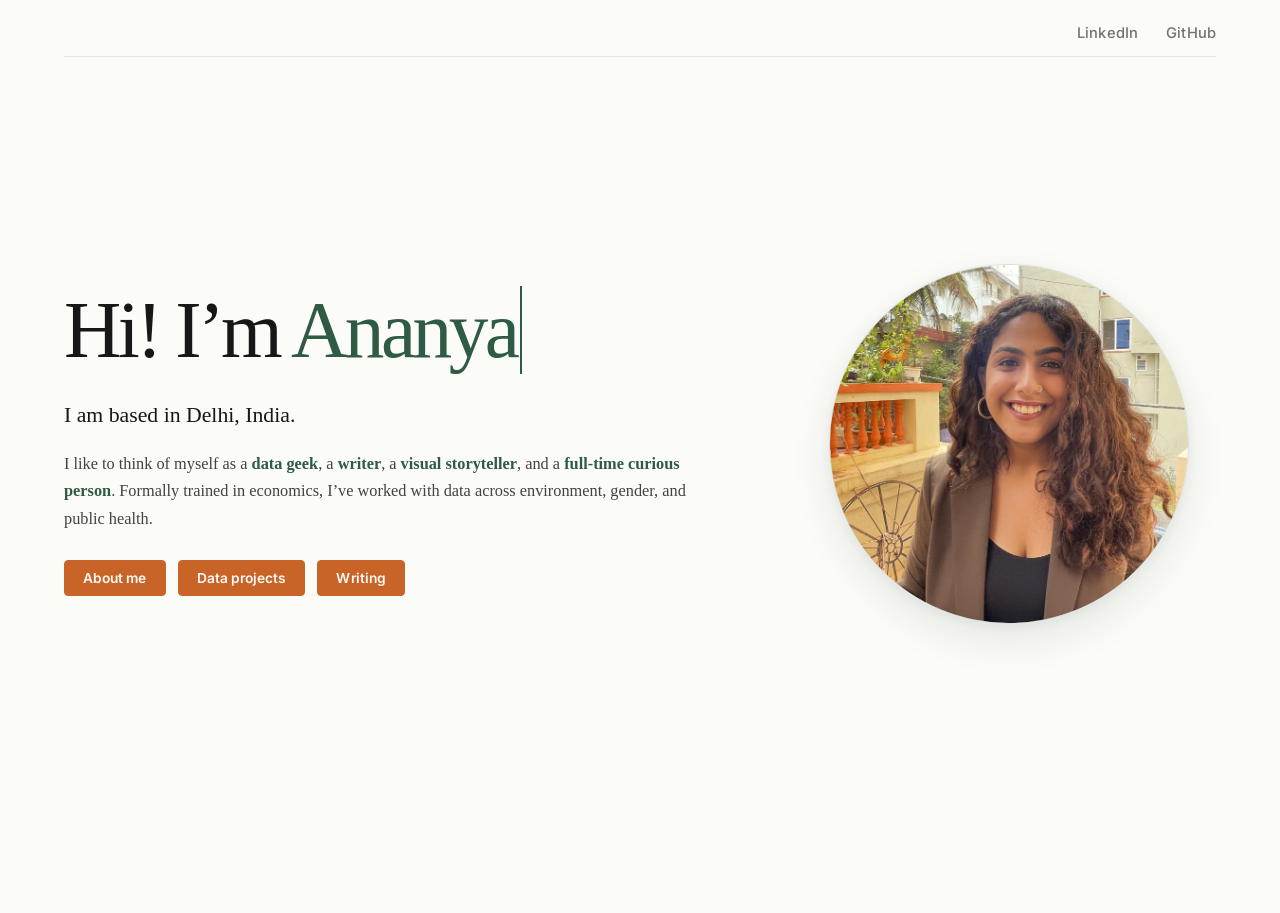
<file: index.html>
<!doctype html>
<html lang="en">
  <head>
    <meta charset="UTF-8" />
    <meta name="viewport" content="width=device-width, initial-scale=1.0" />

    <meta
      name="description"
      content="Ananya Chaba — data, writing, storytelling and journalism."
    />

    <title>Ananya Chaba</title>

    <link rel="stylesheet" href="home.css" />

    <link rel="preconnect" href="https://fonts.googleapis.com" />
    <link rel="preconnect" href="https://fonts.gstatic.com" crossorigin />

    <link
      href="https://fonts.googleapis.com/css2?family=Inter:wght@400;500;600;700&display=swap"
      rel="stylesheet"
    />
  </head>

  <body>
    <header class="top-nav">
      <nav aria-label="Primary navigation">
        <a href="https://www.linkedin.com/in/ananya-chaba-b32948189/"
          >LinkedIn</a
        >
        <a href="https://github.com/ananyachaba11-tech">GitHub</a>
      </nav>
    </header>

    <main class="main-content">
      <section class="hero">
        <div class="hero-copy">
          <h1>
            Hi! I’m
            <span class="typed-wrap">
              <span class="hero-name" id="typed-name"></span>
            </span>
          </h1>

          <p class="hero-location">I am based in Delhi, India.</p>

          <p class="hero-intro">
            I like to think of myself as a
            <span class="hero-highlight">data geek</span>, a
            <span class="hero-highlight">writer</span>, a
            <span class="hero-highlight">visual storyteller</span>, and a
            <span class="hero-highlight">full-time curious person</span>.
            Formally trained in economics, I’ve worked with data across
            environment, gender, and public health.
          </p>

          <div class="hero-links" aria-label="External links">
            <a href="about/" target="_blank" rel="noopener noreferrer">
              About me
            </a>

            <a href="data-stories/" target="_blank" rel="noopener noreferrer">
              Data projects
            </a>

            <a
              href="https://ananyachaba.substack.com/"
              target="_blank"
              rel="noopener noreferrer"
            >
              Writing
            </a>
          </div>
        </div>

        <figure class="hero-image">
          <img src="images/ananya-photo.jpg" alt="Portrait of Ananya Chaba" />
        </figure>
      </section>
    </main>

    <script>
      const typedName = document.getElementById("typed-name");

      const text = "Ananya.";
      let index = 0;

      function typeLetter() {
        if (index < text.length) {
          typedName.textContent += text.charAt(index);
          index += 1;

          window.setTimeout(typeLetter, 150);
        }
      }

      window.addEventListener("load", () => {
        window.setTimeout(typeLetter, 250);
      });
    </script>
  </body>
</html>
</file>
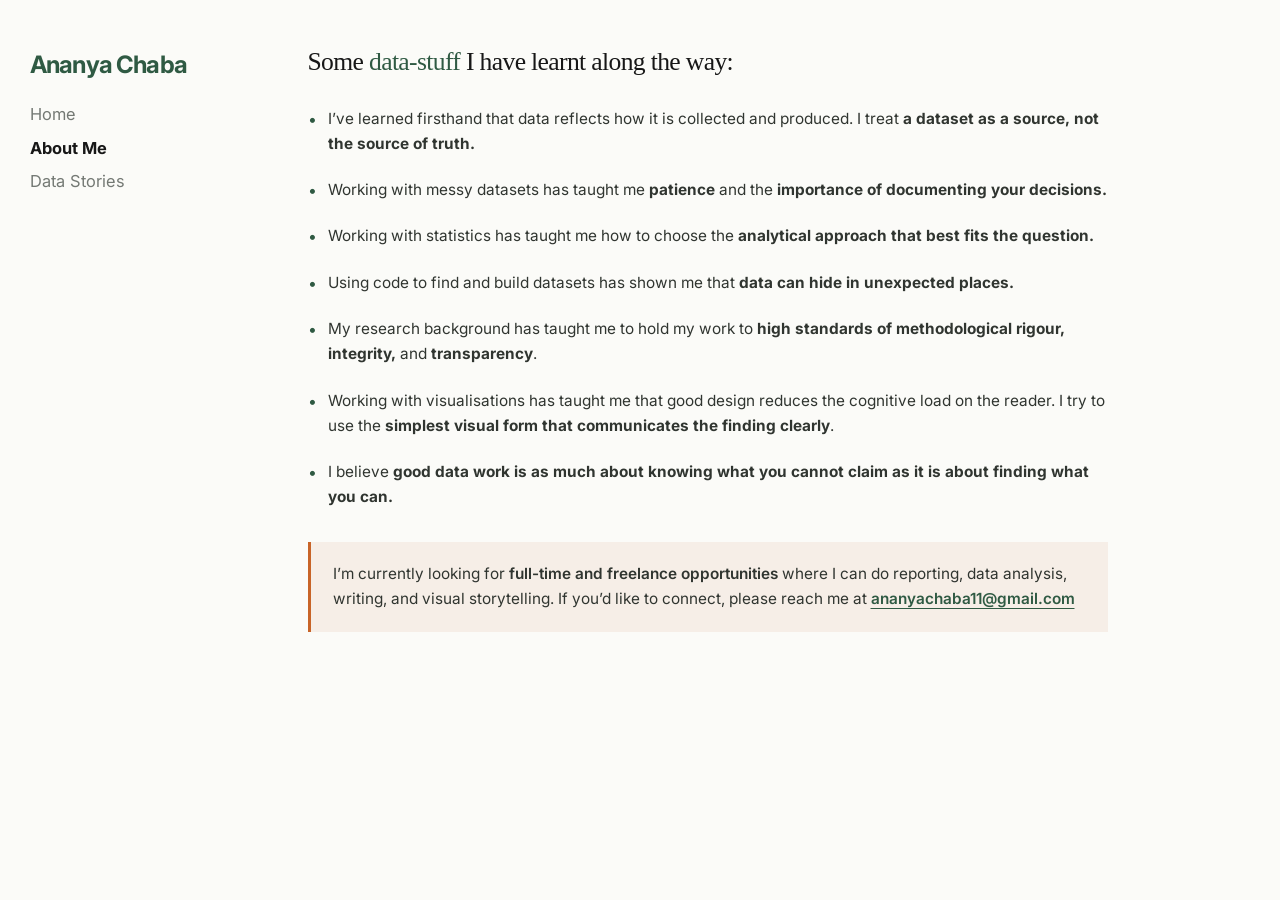
<file: about/index.html>
<!doctype html>
<html lang="en">
  <head>
    <meta charset="UTF-8" />

    <meta name="viewport" content="width=device-width, initial-scale=1.0" />

    <meta
      name="description"
      content="About Ananya Chaba — data, reporting, writing and visual storytelling."
    />

    <title>Ananya Chaba — About Me</title>

    <link rel="stylesheet" href="about.css" />

    <link rel="preconnect" href="https://fonts.googleapis.com" />

    <link rel="preconnect" href="https://fonts.gstatic.com" crossorigin />

    <link
      href="https://fonts.googleapis.com/css2?family=Inter:wght@400;500;600;700&display=swap"
      rel="stylesheet"
    />
  </head>

  <body>
    <div class="site-shell">
      <!-- Sidebar -->
      <aside class="sidebar" aria-label="Primary navigation">
        <div class="sidebar-inner">
          <!-- Clicking the name returns to the homepage -->
          <a
            class="site-name"
            href="../"
            aria-label="Go to Ananya Chaba homepage"
          >
            Ananya Chaba
          </a>

          <nav class="site-nav">
            <a class="nav-link" href="../"> Home </a>

            <a class="nav-link active" href="./" aria-current="page">
              About Me
            </a>

            <a class="nav-link" href="../data-stories/"> Data Stories </a>
          </nav>
        </div>
      </aside>

      <!-- Main content -->
      <main class="main-content">
        <article class="about">
          <header class="hero">
            <h1>
              Some <strong>data-stuff</strong> I have learnt along the way:
            </h1>
          </header>

          <div class="about-copy">
            <p>
              I’ve learned firsthand that data reflects how it is collected and
              produced. I treat
              <strong>a dataset as a source, not the source of truth.</strong>
            </p>

            <p>
              Working with messy datasets has taught me
              <strong>patience</strong> and the
              <strong>importance of documenting your decisions.</strong>
            </p>

            <p>
              Working with statistics has taught me how to choose the
              <strong>analytical approach that best fits the question.</strong>
            </p>

            <p>
              Using code to find and build datasets has shown me that
              <strong>data can hide in unexpected places.</strong>
            </p>

            <p>
              My research background has taught me to hold my work to
              <strong>
                high standards of methodological rigour, integrity,
              </strong>
              and <strong>transparency</strong>.
            </p>

            <p>
              Working with visualisations has taught me that good design reduces
              the cognitive load on the reader. I try to use the
              <strong
                >simplest visual form that communicates the finding
                clearly</strong
              >.
            </p>

            <p>
              I believe
              <strong>
                good data work is as much about knowing what you cannot claim as
                it is about finding what you can.
              </strong>
            </p>
            <p class="closing">
              I’m currently looking for
              <strong>full-time and freelance opportunities</strong>
              where I can do reporting, data analysis, writing, and visual
              storytelling. If you’d like to connect, please reach me at
              <a href="mailto:ananyachaba11@gmail.com">
                ananyachaba11@gmail.com
              </a>
            </p>
          </div>
        </article>
      </main>
    </div>
  </body>
</html>
</file>
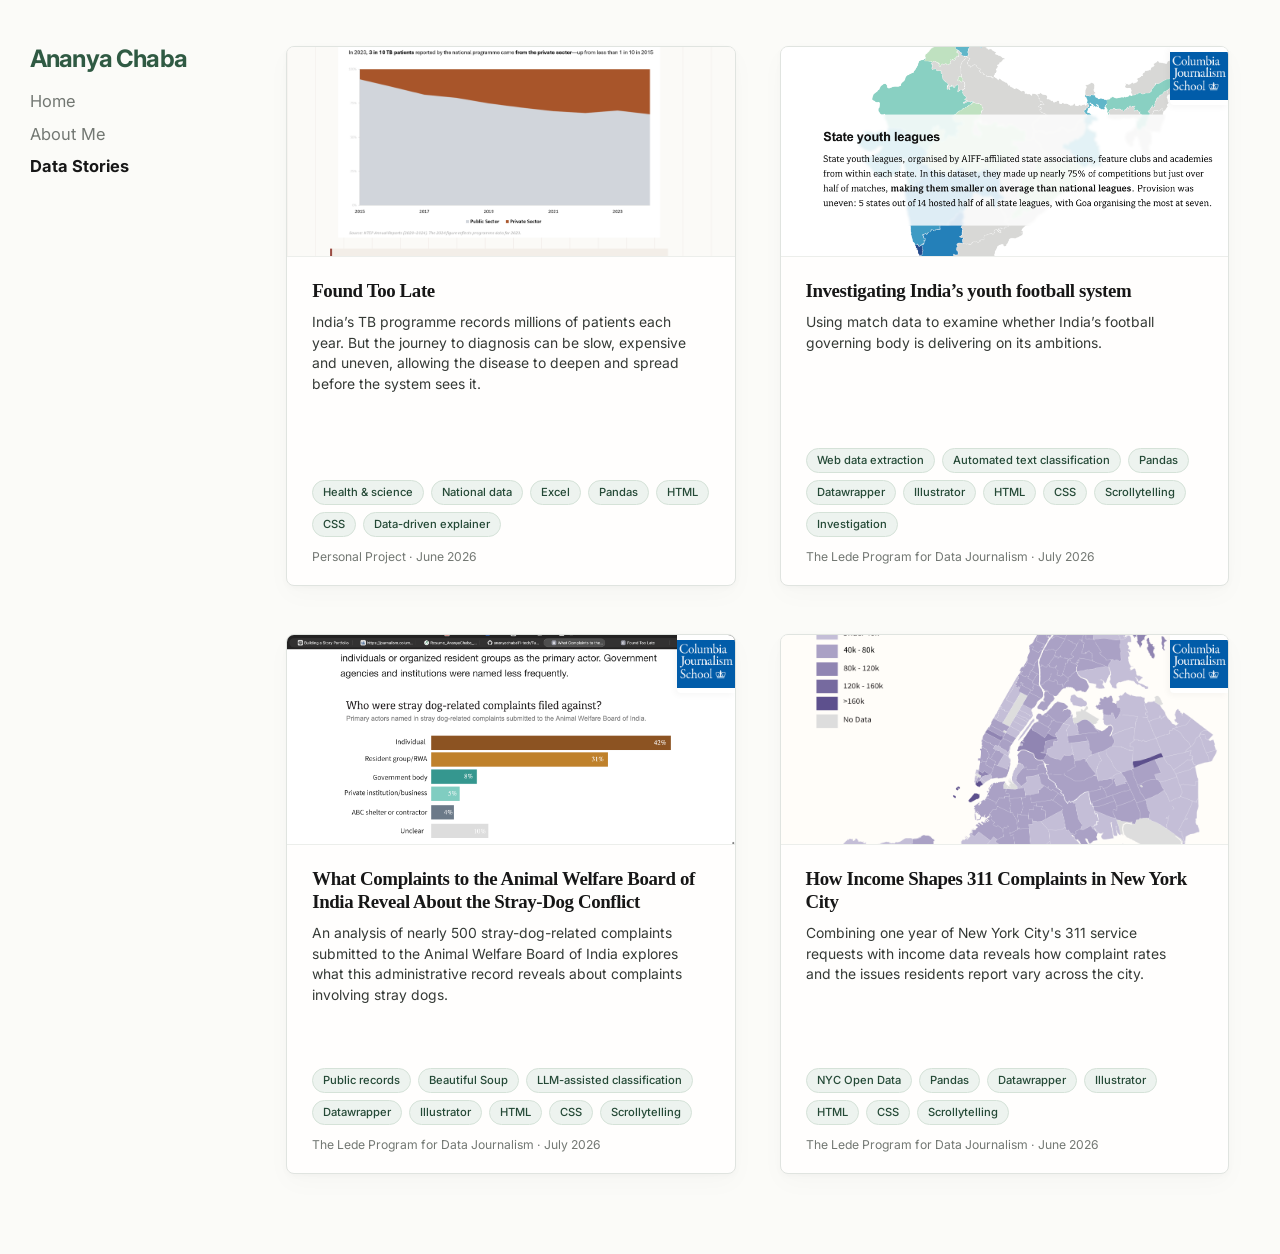
<file: data-stories/index.html>
<!doctype html>
<html lang="en">
  <head>
    <meta charset="UTF-8" />

    <meta name="viewport" content="width=device-width, initial-scale=1.0" />

    <meta
      name="description"
      content="Data stories by Ananya Chaba — reporting, analysis, coding and visual storytelling."
    />

    <title>Ananya Chaba — Data Stories</title>

    <link rel="stylesheet" href="data.css" />

    <link rel="preconnect" href="https://fonts.googleapis.com" />

    <link rel="preconnect" href="https://fonts.gstatic.com" crossorigin />

    <link
      href="https://fonts.googleapis.com/css2?family=Inter:wght@400;500;600;700&display=swap"
      rel="stylesheet"
    />
  </head>

  <body>
    <div class="site-shell">
      <!-- Sidebar -->
      <aside class="sidebar" aria-label="Primary navigation">
        <div class="sidebar-inner">
          <a
            class="site-name"
            href="../"
            aria-label="Go to Ananya Chaba homepage"
          >
            Ananya Chaba
          </a>

          <nav class="site-nav">
            <a class="nav-link" href="../"> Home </a>

            <a class="nav-link" href="../about/"> About Me </a>

            <a class="nav-link active" href="./" aria-current="page">
              Data Stories
            </a>
          </nav>
        </div>
      </aside>

      <!-- Main -->
      <main class="main-content">
        <section class="projects" aria-label="Data journalism projects">
          <!-- Tuberculosis -->
          <a
            class="project-card project-card--link"
            href="https://ananyachaba11-tech.github.io/Tuberculosis/"
            aria-label="Open project: Found Too Late"
          >
            <div class="project-media">
              <img
                class="project-image project-image--tb"
                src="tb.png"
                alt="Chart from the tuberculosis project"
              />
            </div>

            <div class="project-content">
              <div class="project-text">
                <h2>Found Too Late</h2>

                <p class="project-subtitle">
                  India’s TB programme records millions of patients each year.
                  But the journey to diagnosis can be slow, expensive and
                  uneven, allowing the disease to deepen and spread before the
                  system sees it.
                </p>
              </div>

              <div class="project-footer">
                <ul
                  class="project-tags"
                  aria-label="Project methods and topics"
                >
                  <li class="tag-editorial">Health &amp; science</li>
                  <li>National data</li>
                  <li>Excel</li>
                  <li>Pandas</li>
                  <li>HTML</li>
                  <li>CSS</li>
                  <li class="tag-editorial">Data-driven explainer</li>
                </ul>

                <p class="project-meta">Personal Project · June 2026</p>
              </div>
            </div>
          </a>

          <!-- Football -->
          <a
            class="project-card project-card--link"
            href="../football/"
            aria-label="Open project: Investigating India’s youth football system"
          >
            <div class="project-media">
              <img
                class="project-image project-image--football"
                src="football.png"
                alt="Map from the Indian youth football project"
              />

              <img
                class="project-logo"
                src="columbia.png"
                alt="Columbia Journalism School"
              />
            </div>

            <div class="project-content">
              <div class="project-text">
                <h2>Investigating India’s youth football system</h2>

                <p class="project-subtitle">
                  Using match data to examine whether India’s football governing
                  body is delivering on its ambitions.
                </p>
              </div>

              <div class="project-footer">
                <ul
                  class="project-tags"
                  aria-label="Project methods and topics"
                >
                  <li>Web data extraction</li>
                  <li>Automated text classification</li>
                  <li>Pandas</li>
                  <li>Datawrapper</li>
                  <li>Illustrator</li>
                  <li>HTML</li>
                  <li>CSS</li>
                  <li>Scrollytelling</li>
                  <li class="tag-editorial">Investigation</li>
                </ul>

                <p class="project-meta">
                  The Lede Program for Data Journalism · July 2026
                </p>
              </div>
            </div>
          </a>

          <!-- Animal Welfare -->
          <a
            class="project-card project-card--link"
            href="https://ananyachaba11-tech.github.io/AWBI-Complaints/"
            aria-label="Open project: What Complaints to the Animal Welfare Board of India Reveal About the Stray-Dog Conflict"
          >
            <div class="project-media">
              <img
                class="project-image project-image--animal"
                src="awbi.png"
                alt="Chart from the Animal Welfare Board of India complaints project"
              />

              <img
                class="project-logo"
                src="columbia.png"
                alt="Columbia Journalism School"
              />
            </div>

            <div class="project-content">
              <div class="project-text">
                <h2>
                  What Complaints to the Animal Welfare Board of India Reveal
                  About the Stray-Dog Conflict
                </h2>

                <p class="project-subtitle">
                  An analysis of nearly 500 stray-dog-related complaints
                  submitted to the Animal Welfare Board of India explores what
                  this administrative record reveals about complaints involving
                  stray dogs.
                </p>
              </div>

              <div class="project-footer">
                <ul
                  class="project-tags"
                  aria-label="Project methods and topics"
                >
                  <li class="tag-editorial">Public records</li>
                  <li>Beautiful Soup</li>
                  <li>LLM-assisted classification</li>
                  <li>Datawrapper</li>
                  <li>Illustrator</li>
                  <li>HTML</li>
                  <li>CSS</li>
                  <li class="tag-editorial">Scrollytelling</li>
                </ul>

                <p class="project-meta">
                  The Lede Program for Data Journalism · July 2026
                </p>
              </div>
            </div>
          </a>

          <!-- NYC 311 -->
          <a
            class="project-card project-card--link"
            href="https://ananyachaba11-tech.github.io/NYCServiceComplaints/"
            aria-label="Open project: How Income Shapes 311 Complaints in New York City"
          >
            <div class="project-media">
              <img
                class="project-image project-image--complaints"
                src="complaints.png"
                alt="Map from the New York City 311 complaints project"
              />

              <img
                class="project-logo"
                src="columbia.png"
                alt="Columbia Journalism School"
              />
            </div>

            <div class="project-content">
              <div class="project-text">
                <h2>How Income Shapes 311 Complaints in New York City</h2>

                <p class="project-subtitle">
                  Combining one year of New York City's 311 service requests
                  with income data reveals how complaint rates and the issues
                  residents report vary across the city.
                </p>
              </div>

              <div class="project-footer">
                <ul
                  class="project-tags"
                  aria-label="Project methods and topics"
                >
                  <li>NYC Open Data</li>
                  <li>Pandas</li>
                  <li>Datawrapper</li>
                  <li>Illustrator</li>
                  <li>HTML</li>
                  <li>CSS</li>
                  <li class="tag-editorial">Scrollytelling</li>
                </ul>

                <p class="project-meta">
                  The Lede Program for Data Journalism · June 2026
                </p>
              </div>
            </div>
          </a>
        </section>
      </main>
    </div>
  </body>
</html>
</file>
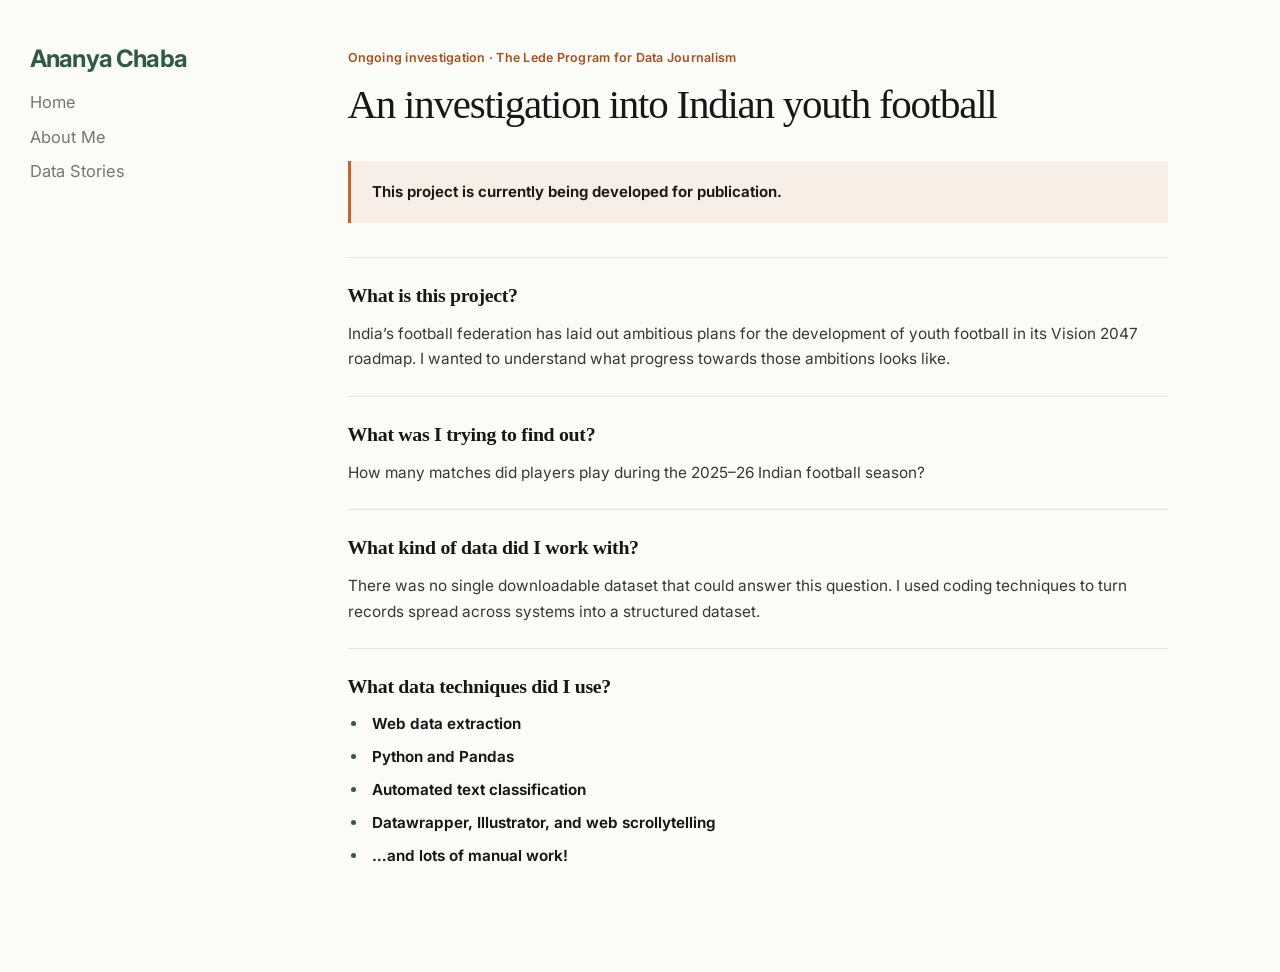
<file: football/index.html>
<!doctype html>
<html lang="en">
  <head>
    <meta charset="UTF-8" />

    <meta name="viewport" content="width=device-width, initial-scale=1.0" />

    <meta
      name="description"
      content="A case study of Ananya Chaba's data-driven investigation into Indian youth football."
    />

    <title>Ananya Chaba — Football Investigation</title>

    <link rel="stylesheet" href="football.css" />

    <link rel="preconnect" href="https://fonts.googleapis.com" />

    <link rel="preconnect" href="https://fonts.gstatic.com" crossorigin />

    <link
      href="https://fonts.googleapis.com/css2?family=Inter:wght@400;500;600;700&display=swap"
      rel="stylesheet"
    />
  </head>

  <body>
    <div class="site-shell">
      <!-- Sidebar -->
      <aside class="sidebar" aria-label="Primary navigation">
        <div class="sidebar-inner">
          <a
            class="site-name"
            href="../"
            aria-label="Go to Ananya Chaba homepage"
          >
            Ananya Chaba
          </a>

          <nav class="site-nav">
            <a class="nav-link" href="../"> Home </a>

            <a class="nav-link" href="../about/"> About Me </a>

            <a class="nav-link" href="../data-stories/"> Data Stories </a>
          </nav>
        </div>
      </aside>

      <!-- Main -->
      <main class="main-content">
        <article class="case-study">
          <!-- Header -->
          <header class="project-header">
            <p class="eyebrow">
              Ongoing investigation · The Lede Program for Data Journalism
            </p>

            <h1>An investigation into Indian youth football</h1>
          </header>

          <div class="project-notice">
            <p>
              <strong
                >This project is currently being developed for
                publication.</strong
              >
            </p>
          </div>

          <section class="case-section">
            <h2>What is this project?</h2>

            <p>
              India’s football federation has laid out ambitious plans for the
              development of youth football in its Vision 2047 roadmap. I wanted
              to understand what progress towards those ambitions looks like.
            </p>
          </section>

          <!-- Reporting question -->
          <section class="case-section">
            <h2>What was I trying to find out?</h2>

            <p>
              How many matches did players play during the 2025–26 Indian
              football season?
            </p>
          </section>

          <!-- Data -->
          <section class="case-section">
            <h2>What kind of data did I work with?</h2>

            <p>
              There was no single downloadable dataset that could answer this
              question. I used coding techniques to turn records spread across
              systems into a structured dataset.
            </p>
          </section>

          <!-- Techniques -->
          <section class="case-section">
            <h2>What data techniques did I use?</h2>

            <ul class="skills-list">
              <li>
                <strong>Web data extraction</strong>
              </li>

              <li>
                <strong>Python and Pandas</strong>
              </li>

              <li>
                <strong>Automated text classification</strong>
              </li>

              <li>
                <strong
                  >Datawrapper, Illustrator, and web scrollytelling</strong
                >
              </li>

              <li>
                <strong>…and lots of manual work!</strong>
              </li>
            </ul>
          </section>
        </article>
      </main>
    </div>
  </body>
</html>
</file>
<file: home.css>
/* ------------------------------
   Base
------------------------------ */

:root {
  --page-bg: #fbfbf8;

  --text: #171717;
  --muted: #6f746f;

  --accent: #2f5a43;
  --accent-dark: #244936;

  --orange: #c86428;

  --border: #d6ded8;

  --page-gutter: clamp(24px, 5vw, 72px);
  --content-max: 1180px;
}

*,
*::before,
*::after {
  box-sizing: border-box;
}

html,
body {
  width: 100%;
  max-width: 100%;
  overflow-x: hidden;
}

html {
  scroll-behavior: smooth;
}

body {
  margin: 0;
  min-height: 100vh;

  background: var(--page-bg);
  color: var(--text);

  font-family:
    Inter,
    -apple-system,
    BlinkMacSystemFont,
    "Segoe UI",
    Helvetica,
    Arial,
    sans-serif;

  text-rendering: optimizeLegibility;
}

img {
  max-width: 100%;
}

a {
  color: inherit;
}

a:focus-visible {
  outline: 2px solid var(--accent);
  outline-offset: 4px;
}

/* ------------------------------
   Top navigation
------------------------------ */

.top-nav {
  width: 100%;

  padding: 24px var(--page-gutter) 0;
}

.top-nav nav {
  width: min(100%, var(--content-max));

  margin: 0 auto;

  display: flex;
  justify-content: flex-end;
  align-items: center;

  gap: 28px;

  padding-bottom: 14px;

  border-bottom: 1px solid rgba(47, 90, 67, 0.12);
}

.top-nav a {
  position: relative;

  color: var(--muted);

  text-decoration: none;

  font-size: 0.92rem;
  font-weight: 500;

  letter-spacing: 0.01em;

  transition:
    color 160ms ease,
    opacity 160ms ease;
}

.top-nav a::after {
  content: "";

  position: absolute;

  left: 0;
  bottom: -15px;

  width: 100%;
  height: 2px;

  background: var(--accent);

  transform: scaleX(0);
  transform-origin: center;

  transition: transform 160ms ease;
}

.top-nav a:hover {
  color: var(--accent);
}

.top-nav a:hover::after {
  transform: scaleX(1);
}

/* ------------------------------
   Main content
------------------------------ */

.main-content {
  width: 100%;
  max-width: 100%;

  padding: 0 var(--page-gutter) 48px;
}

/* ------------------------------
   Hero
------------------------------ */

.hero {
  width: min(100%, var(--content-max));
  max-width: 100%;

  min-height: calc(100vh - 92px);

  margin: 0 auto;

  display: grid;

  grid-template-columns:
    minmax(0, 1.28fr)
    minmax(280px, 0.72fr);

  align-items: center;

  gap: clamp(48px, 6vw, 82px);

  padding: 20px 0 54px;
}

/* Prevent grid children from overflowing */
.hero-copy,
.hero-image {
  min-width: 0;
  max-width: 100%;
}

/* ------------------------------
   Hero copy
------------------------------ */

.hero-copy {
  width: 100%;
  max-width: 720px;
}

.hero h1 {
  width: 100%;
  max-width: 100%;

  margin: 0;

  font-family: Georgia, "Times New Roman", serif;

  font-size: clamp(3.6rem, 6.2vw, 5.8rem);

  font-weight: 400;

  line-height: 0.98;

  letter-spacing: -0.045em;
}

.typed-wrap {
  white-space: nowrap;
}

.hero-name {
  color: var(--accent);
}

/* ------------------------------
   Typing cursor
------------------------------ */

#typed-name {
  border-right: 2px solid var(--accent);

  padding-right: 4px;

  animation: blink-cursor 0.8s step-end infinite;
}

@keyframes blink-cursor {
  50% {
    border-color: transparent;
  }
}

/* ------------------------------
   Location
------------------------------ */

.hero-location {
  width: 100%;
  max-width: 100%;

  margin: 30px 0 0;

  font-family: Georgia, "Times New Roman", serif;

  font-size: clamp(1.18rem, 1.7vw, 1.42rem);

  font-weight: 400;

  line-height: 1.4;
}

/* ------------------------------
   Intro
------------------------------ */

.hero-intro {
  width: 100%;
  max-width: 650px;

  margin: 20px 0 0;

  color: #3f443f;

  font-family: Georgia, "Times New Roman", serif;

  font-size: clamp(1.02rem, 1.25vw, 1.18rem);

  font-weight: 400;

  line-height: 1.68;

  overflow-wrap: break-word;
  word-wrap: break-word;
}

.hero-highlight {
  color: var(--accent);

  font-weight: 700;
}

/* ------------------------------
   Hero links
------------------------------ */

.hero-links {
  width: 100%;
  max-width: 100%;

  display: flex;

  flex-wrap: wrap;

  gap: 12px;

  margin-top: 28px;
}

.hero-links a {
  max-width: 100%;

  padding: 9px 18px;

  background: var(--orange);

  border: 1px solid var(--orange);

  border-radius: 4px;

  color: #fffaf5;

  text-align: center;

  text-decoration: none;

  font-size: 0.86rem;

  font-weight: 600;

  letter-spacing: 0.005em;

  transition:
    background-color 160ms ease,
    border-color 160ms ease,
    color 160ms ease,
    transform 160ms ease;
}

.hero-links a:hover {
  background: transparent;

  border-color: var(--orange);

  color: var(--orange);

  transform: translateY(-1px);
}

/* ------------------------------
   Portrait
------------------------------ */

.hero-image {
  margin: 0;

  justify-self: end;
}

.hero-image img {
  display: block;

  width: min(100%, 360px);
  max-width: 100%;

  aspect-ratio: 1 / 1;

  object-fit: cover;

  object-position: center 28%;

  border-radius: 50%;

  border: 1px solid var(--border);

  box-shadow:
    0 16px 38px rgba(39, 65, 49, 0.1),
    0 3px 10px rgba(39, 65, 49, 0.06);
}

/* ------------------------------
   Tablet
------------------------------ */

@media (max-width: 900px) {
  .top-nav {
    padding-top: 20px;
  }

  .top-nav nav {
    justify-content: flex-start;

    gap: 22px;

    padding-bottom: 12px;
  }

  .top-nav a {
    font-size: 0.9rem;
  }

  .top-nav a::after {
    bottom: -13px;
  }

  .main-content {
    width: 100%;
    max-width: 100%;
  }

  .hero {
    width: 100%;
    max-width: 100%;

    min-height: auto;

    grid-template-columns: minmax(0, 1fr);

    gap: 40px;

    padding: 54px 0 36px;
  }

  .hero-copy {
    width: 100%;
    max-width: 100%;
    min-width: 0;
  }

  .hero h1 {
    width: 100%;
    max-width: 100%;

    font-size: clamp(3.15rem, 9vw, 5rem);

    line-height: 1;

    overflow-wrap: break-word;
  }

  .typed-wrap {
    white-space: normal;
  }

  .hero-location {
    width: 100%;
    max-width: 100%;

    margin-top: 24px;
  }

  .hero-intro {
    width: 100%;
    max-width: 680px;

    font-size: 1.08rem;

    line-height: 1.62;

    overflow-wrap: break-word;
  }

  .hero-image {
    width: 100%;
    max-width: 100%;

    justify-self: start;
  }

  .hero-image img {
    width: min(68vw, 330px);
  }
}

/* ------------------------------
   Mobile
------------------------------ */

@media (max-width: 600px) {
  :root {
    --page-gutter: 22px;
  }

  .top-nav {
    width: 100%;
    max-width: 100%;

    padding-top: 16px;
  }

  .top-nav nav {
    width: 100%;
    max-width: 100%;

    justify-content: flex-start;

    gap: 22px;

    padding-bottom: 11px;
  }

  .top-nav a {
    font-size: 0.86rem;
  }

  .top-nav a::after {
    bottom: -12px;
  }

  .main-content {
    width: 100%;
    max-width: 100%;

    padding-left: var(--page-gutter);
    padding-right: var(--page-gutter);
    padding-bottom: 36px;
  }

  .hero {
    width: 100%;
    max-width: 100%;

    grid-template-columns: minmax(0, 1fr);

    gap: 32px;

    padding: 44px 0 24px;
  }

  .hero-copy {
    width: 100%;
    max-width: 100%;
    min-width: 0;
  }

  .hero h1 {
    width: 100%;
    max-width: 100%;

    font-size: clamp(2.7rem, 12vw, 3.8rem);

    line-height: 1.02;

    letter-spacing: -0.04em;

    overflow-wrap: break-word;
  }

  .typed-wrap {
    white-space: normal;
  }

  #typed-name {
    padding-right: 2px;
  }

  .hero-location {
    width: 100%;
    max-width: 100%;

    margin-top: 22px;

    font-size: 1.1rem;

    line-height: 1.4;
  }

  .hero-intro {
    width: 100%;
    max-width: 100%;

    margin-top: 18px;

    font-size: 1rem;

    line-height: 1.6;

    overflow-wrap: anywhere;
    word-break: normal;
  }

  .hero-links {
    width: 100%;
    max-width: 100%;

    gap: 9px;

    margin-top: 24px;
  }

  .hero-links a {
    max-width: 100%;

    padding: 8px 13px;

    font-size: 0.82rem;
  }

  .hero-image {
    width: 100%;
    max-width: 100%;

    justify-self: start;
  }

  .hero-image img {
    width: min(76vw, 300px);
    max-width: 100%;
  }
}

/* ------------------------------
   Small mobile
------------------------------ */

@media (max-width: 430px) {
  :root {
    --page-gutter: 18px;
  }

  .top-nav nav {
    gap: 18px;
  }

  .top-nav a {
    font-size: 0.82rem;
  }

  .hero {
    padding-top: 36px;
  }

  .hero h1 {
    font-size: clamp(2.45rem, 12vw, 3.15rem);

    line-height: 1.02;
  }

  .hero-location {
    margin-top: 20px;

    font-size: 1.05rem;
  }

  .hero-intro {
    margin-top: 16px;

    font-size: 0.96rem;

    line-height: 1.58;
  }

  .hero-links {
    gap: 8px;
  }

  .hero-links a {
    padding: 8px 11px;

    font-size: 0.8rem;
  }

  .hero-image img {
    width: min(82vw, 285px);
  }
}

/* ------------------------------
   Reduced motion
------------------------------ */

@media (prefers-reduced-motion: reduce) {
  *,
  *::before,
  *::after {
    animation-duration: 0.01ms !important;
    animation-iteration-count: 1 !important;
    transition-duration: 0.01ms !important;
  }

  #typed-name {
    border-right: 0;
  }
}
</file>
<file: about/about.css>
/* ------------------------------
   Base
------------------------------ */

:root {
  --page-bg: #fbfbf8;

  --text: #171717;
  --body-text: #303530;
  --muted: #747974;

  --green: #2f5a43;
  --green-dark: #244936;

  --orange: #c86428;
  --orange-soft: #f6eee7;

  --rule: #dfe5df;

  --sidebar-width: 235px;
  --page-gutter: clamp(26px, 4vw, 60px);
  --content-max: 900px;
}

*,
*::before,
*::after {
  box-sizing: border-box;
}

html {
  scroll-behavior: smooth;
}

body {
  margin: 0;

  background: var(--page-bg);
  color: var(--text);

  font-family:
    Inter,
    -apple-system,
    BlinkMacSystemFont,
    "Segoe UI",
    Helvetica,
    Arial,
    sans-serif;

  font-size: 16.5px;
  line-height: 1.6;

  text-rendering: optimizeLegibility;
}

a {
  color: inherit;
}

a:focus-visible {
  outline: 2px solid var(--green);
  outline-offset: 4px;
}

/* ------------------------------
   Layout
------------------------------ */

.site-shell {
  min-height: 100vh;
}

/* ------------------------------
   Sidebar
------------------------------ */

.sidebar {
  position: fixed;

  top: 0;
  left: 0;

  width: var(--sidebar-width);
  height: 100vh;

  padding: 46px 30px;
}

.sidebar-inner {
  display: flex;
  flex-direction: column;

  gap: 16px;
}

/* ------------------------------
   Name
------------------------------ */

.site-name {
  display: inline-block;

  width: fit-content;

  color: var(--green);

  text-decoration: none;

  font-size: 1.5rem;
  font-weight: 700;

  letter-spacing: -0.035em;

  transition: color 150ms ease;
}

.site-name:hover {
  color: var(--orange);
}

/* ------------------------------
   Navigation
------------------------------ */

.site-nav {
  display: flex;
  flex-direction: column;

  align-items: flex-start;

  gap: 5px;
}

.nav-link {
  padding: 1px 0;

  color: var(--muted);

  text-decoration: none;

  font-size: 1.03rem;

  transition: color 150ms ease;
}

.nav-link:hover {
  color: var(--green);
}

.nav-link.active,
.nav-link[aria-current="page"] {
  color: var(--text);

  font-weight: 700;
}

/* ------------------------------
   Main content
------------------------------ */

.main-content {
  margin-left: var(--sidebar-width);

  padding: 48px var(--page-gutter) 70px;
}

.about {
  width: min(100%, var(--content-max));

  margin: 0 auto;
}

/* ------------------------------
   Heading
------------------------------ */

.hero {
  margin-bottom: 30px;
}

.hero h1 {
  max-width: 700px;

  margin: 0;

  font-family: Georgia, "Times New Roman", serif;

  font-size: clamp(1rem, 2.2vw, 1.6rem);

  font-weight: 100;

  line-height: 1.12;

  letter-spacing: -0.025em;
}

.hero strong {
  color: var(--green);

  font-weight: 200;
}

/* ------------------------------
   About copy
------------------------------ */

.about-copy {
  max-width: 800px;
}

/*
   Each paragraph functions as a simple
   bullet point rather than a separate
   designed component.
*/

.about-copy p:not(.closing) {
  position: relative;

  max-width: 800px;

  margin: 0 0 1.35rem;

  padding-left: 20px;

  color: var(--body-text);

  font-size: 0.96rem;

  line-height: 1.62;
}

.about-copy p:not(.closing)::before {
  content: "•";

  position: absolute;

  left: 0;
  top: 0;

  color: var(--green);

  font-size: 1rem;
}

/* ------------------------------
   Lessons
------------------------------ */

/*
   Keep the second sentence visually
   consistent with the first.

   No arrows, no green highlight,
   no extra emphasis.
*/

.lesson {
  display: block;

  margin-top: 2px;

  color: inherit;

  font-weight: 400;
}

/* ------------------------------
   Closing box
------------------------------ */

.closing {
  max-width: 800px;

  margin: 32px 0 0;

  padding: 20px 22px;

  background: var(--orange-soft);

  border-left: 3px solid var(--orange);

  color: var(--body-text);

  font-size: 0.96rem;

  line-height: 1.62;
}

.closing strong {
  font-weight: 600;
}

.closing a {
  color: var(--green);

  font-weight: 600;

  text-decoration-thickness: 1px;
  text-underline-offset: 4px;

  transition: color 150ms ease;
}

.closing a:hover {
  color: var(--orange);
}

/* ------------------------------
   Tablet
------------------------------ */

@media (max-width: 900px) {
  :root {
    --page-gutter: clamp(22px, 6vw, 42px);
  }

  .sidebar {
    position: static;

    width: 100%;
    height: auto;

    padding: 24px var(--page-gutter) 0;
  }

  .sidebar-inner {
    gap: 10px;
  }

  .site-name {
    font-size: 1.35rem;
  }

  .site-nav {
    flex-direction: row;
    flex-wrap: wrap;
    align-items: center;

    gap: 10px 24px;

    padding-bottom: 13px;

    border-bottom: 1px solid var(--rule);
  }

  .nav-link {
    font-size: 0.95rem;
  }

  .nav-link.active,
  .nav-link[aria-current="page"] {
    color: var(--green);
  }

  .main-content {
    margin-left: 0;

    padding: 32px var(--page-gutter) 56px;
  }

  .about {
    width: 100%;
    max-width: 760px;

    margin: 0;
  }

  .hero {
    margin-bottom: 26px;
  }

  .hero h1 {
    max-width: 650px;

    font-size: clamp(1.55rem, 4vw, 1.9rem);

    line-height: 1.15;
  }

  .about-copy {
    max-width: 740px;
  }

  .about-copy p:not(.closing) {
    max-width: 740px;
  }

  .closing {
    max-width: 740px;
  }
}

/* ------------------------------
   Mobile
------------------------------ */

@media (max-width: 600px) {
  :root {
    --page-gutter: 20px;
  }

  body {
    font-size: 16px;
  }

  .sidebar {
    padding-top: 18px;
  }

  .sidebar-inner {
    gap: 8px;
  }

  .site-name {
    font-size: 1.25rem;
  }

  .site-nav {
    gap: 8px 18px;

    padding-bottom: 11px;
  }

  .nav-link {
    font-size: 0.9rem;
  }

  .main-content {
    padding: 26px var(--page-gutter) 44px;
  }

  .hero {
    margin-bottom: 22px;
  }

  .hero h1 {
    max-width: 100%;

    font-size: clamp(1.45rem, 6vw, 1.7rem);

    line-height: 1.15;

    letter-spacing: -0.02em;
  }

  .about-copy p:not(.closing) {
    margin-bottom: 1.2rem;

    padding-left: 16px;

    font-size: 0.94rem;

    line-height: 1.58;
  }

  .about-copy p:not(.closing)::before {
    font-size: 0.9rem;
  }

  .closing {
    margin-top: 26px;

    padding: 17px;

    font-size: 0.94rem;

    line-height: 1.58;
  }
}

/* ------------------------------
   Very small screens
------------------------------ */

@media (max-width: 420px) {
  .site-nav {
    gap: 7px 15px;
  }

  .nav-link {
    font-size: 0.88rem;
  }

  .hero h1 {
    font-size: 1.45rem;
  }
}
</file>
<file: data-stories/data.css>
/* =========================================================
   DATA STORIES
   Ananya Chaba — Portfolio
========================================================= */

/* ------------------------------
   Design tokens
------------------------------ */

:root {
  --page-bg: #fbfbf8;
  --surface: #fffefd;

  --text: #171717;
  --body-text: #353a36;
  --muted: #737873;

  --green: #2f5a43;
  --green-dark: #244936;
  --green-soft: #edf3ef;

  --orange: #c86428;
  --orange-dark: #a8501d;
  --orange-soft: #f6eee7;

  --border: #e0e4e0;
  --border-hover: #c8d0ca;

  --sidebar-width: 235px;

  --page-gutter: clamp(26px, 4vw, 60px);

  --content-max: 1120px;

  --grid-gap-x: clamp(26px, 3.5vw, 44px);
  --grid-gap-y: clamp(32px, 4vw, 48px);

  --card-radius: 8px;
}

/* ------------------------------
   Base
------------------------------ */

*,
*::before,
*::after {
  box-sizing: border-box;
}

html {
  scroll-behavior: smooth;
}

body {
  margin: 0;

  min-height: 100vh;

  background: var(--page-bg);
  color: var(--text);

  font-family:
    Inter,
    -apple-system,
    BlinkMacSystemFont,
    "Segoe UI",
    Helvetica,
    Arial,
    sans-serif;

  font-size: 16.5px;
  line-height: 1.55;

  text-rendering: optimizeLegibility;
  -webkit-font-smoothing: antialiased;
}

img {
  max-width: 100%;
}

a {
  color: inherit;
}

a:focus-visible {
  outline: 2px solid var(--green);
  outline-offset: 4px;
}

/* ------------------------------
   Site layout
------------------------------ */

.site-shell {
  min-height: 100vh;
}

/* ------------------------------
   Sidebar
------------------------------ */

.sidebar {
  position: fixed;

  top: 0;
  left: 0;

  width: var(--sidebar-width);
  height: 100vh;

  padding: 46px 30px;

  background: var(--page-bg);
}

.sidebar-inner {
  display: flex;
  flex-direction: column;

  gap: 16px;
}

/* ------------------------------
   Name / homepage link
------------------------------ */

.site-name {
  display: inline-block;

  width: fit-content;

  color: var(--green);

  text-decoration: none;

  font-size: 1.5rem;
  font-weight: 700;

  line-height: 1.1;

  letter-spacing: -0.035em;

  transition: color 150ms ease;
}

.site-name:hover {
  color: var(--orange);
}

/* ------------------------------
   Navigation
------------------------------ */

.site-nav {
  display: flex;
  flex-direction: column;

  align-items: flex-start;

  gap: 5px;
}

.nav-link {
  padding: 1px 0;

  color: var(--muted);

  text-decoration: none;

  font-size: 1.03rem;

  transition: color 150ms ease;
}

.nav-link:hover {
  color: var(--green);
}

.nav-link.active,
.nav-link[aria-current="page"] {
  color: var(--text);

  font-weight: 700;
}

/* ------------------------------
   Main
------------------------------ */

.main-content {
  margin-left: var(--sidebar-width);

  padding: 46px var(--page-gutter) 80px;
}

/* ------------------------------
   Project grid
------------------------------ */

.projects {
  width: min(100%, var(--content-max));

  margin: 0 auto;

  display: grid;

  grid-template-columns: repeat(2, minmax(0, 1fr));

  column-gap: var(--grid-gap-x);
  row-gap: var(--grid-gap-y);

  align-items: stretch;
}

/* ------------------------------
   Project card
------------------------------ */

.project-card {
  min-width: 0;
  height: 540px;

  display: flex;
  flex-direction: column;

  overflow: hidden;

  background: var(--surface);

  border: 1px solid var(--border);
  border-radius: var(--card-radius);

  color: var(--text);
  text-decoration: none;

  box-shadow:
    0 2px 6px rgba(27, 29, 27, 0.025),
    0 9px 26px rgba(27, 29, 27, 0.025);
}

/* ------------------------------
   Clickable card
------------------------------ */

.project-card--link {
  cursor: pointer;

  transition:
    transform 180ms ease,
    border-color 180ms ease,
    box-shadow 180ms ease;
}

.project-card--link:hover {
  transform: translateY(-3px);

  border-color: var(--border-hover);

  box-shadow:
    0 4px 10px rgba(27, 29, 27, 0.035),
    0 15px 34px rgba(27, 29, 27, 0.055);
}

.project-card--link:focus-visible {
  outline: 3px solid rgba(47, 90, 67, 0.55);
  outline-offset: 4px;
}

/* ------------------------------
   Static football card
------------------------------ */

.project-card--static {
  cursor: default;
}

/* ------------------------------
   Media
------------------------------ */

.project-media {
  position: relative;

  /*
    Shorter image area makes the cards
    feel more rectangular/editorial.
  */
  flex: 0 0 210px;

  overflow: hidden;

  background: #f2f2ef;

  border-bottom: 1px solid #eceeeb;
}

.project-image {
  display: block;

  width: 100%;
  height: 100%;

  object-fit: cover;

  transition: transform 350ms ease;
}

.project-card--link:hover .project-image {
  transform: scale(1.012);
}

/* ------------------------------
   Image crops
------------------------------ */

.project-image--animal {
  object-position: center 35%;
}

.project-image--tb {
  object-position: center 32%;
}

.project-image--complaints {
  object-position: center 45%;
}

.project-image--football {
  object-position: center 51%;
}

/* ------------------------------
   Columbia logo
------------------------------ */

.project-logo {
  position: absolute;

  top: 0;
  right: 0;

  width: 58px;
  height: 58px;

  display: block;

  object-fit: contain;

  background: white;

  border-bottom-left-radius: 4px;

  box-shadow: -2px 2px 7px rgba(0, 0, 0, 0.04);
}

/* ------------------------------
   Project content
------------------------------ */

.project-content {
  flex: 1;

  display: flex;
  flex-direction: column;

  padding: 22px 25px 20px;
}

.project-text {
  min-width: 0;
}

/* ------------------------------
   Headline
------------------------------ */

.project-text h2 {
  max-width: 97%;

  margin: 0;

  font-family: Georgia, "Times New Roman", serif;

  font-size: clamp(1.18rem, 1.35vw, 1.42rem);

  font-weight: 700;

  line-height: 1.22;

  letter-spacing: -0.02em;
}

/* ------------------------------
   Subtitle
------------------------------ */

.project-subtitle {
  max-width: 96%;

  margin: 10px 0 0;

  color: var(--body-text);

  font-size: 0.87rem;

  line-height: 1.48;
}

/* ------------------------------
   Footer
------------------------------ */

.project-footer {
  margin-top: auto;
  padding-top: 18px;

  display: flex;
  flex-direction: column;
}
/* ------------------------------
   Tags
------------------------------ */

.project-tags {
  list-style: none;

  margin: 0;
  padding: 0;

  display: flex;
  flex-wrap: wrap;

  gap: 7px;
}

.project-tags li {
  margin: 0;

  padding: 5px 10px;

  border-radius: 999px;

  font-size: 0.7rem;
  font-weight: 500;

  line-height: 1.15;

  white-space: nowrap;
}

/*
   Restrained orange + green palette.

   Rather than giving every tag a random
   colour, they alternate between the
   site's two accent families.
*/

.project-tags li {
  color: var(--green-dark);
  background: var(--green-soft);
  border: 1px solid #d5e2d8;
}
/* ------------------------------
   Metadata
------------------------------ */

.project-meta {
  margin: 11px 0 0;

  color: var(--muted);

  font-size: 0.76rem;
  font-weight: 400;

  line-height: 1.4;
}

/* ------------------------------
   Mid-sized desktop
------------------------------ */

@media (max-width: 1120px) {
  :root {
    --sidebar-width: 220px;

    --page-gutter: clamp(24px, 4vw, 44px);

    --grid-gap-x: 30px;
    --grid-gap-y: 36px;
  }

  .sidebar {
    padding-left: 26px;
    padding-right: 26px;
  }

  .project-card {
    height: 540px;
  }

  .project-media {
    flex-basis: 205px;
  }

  .project-content {
    padding: 21px 22px 19px;
  }
}

/* ------------------------------
   Tablet
------------------------------ */

@media (max-width: 900px) {
  :root {
    --page-gutter: clamp(22px, 6vw, 42px);
  }

  /* Sidebar becomes top navigation */

  .sidebar {
    position: static;

    width: 100%;
    height: auto;

    padding: 24px var(--page-gutter) 0;
  }

  .sidebar-inner {
    gap: 10px;
  }

  .site-name {
    font-size: 1.35rem;
  }

  .site-nav {
    flex-direction: row;
    flex-wrap: wrap;

    align-items: center;

    gap: 10px 24px;

    padding-bottom: 13px;

    border-bottom: 1px solid var(--border);
  }

  .nav-link {
    font-size: 0.95rem;
  }

  .nav-link.active,
  .nav-link[aria-current="page"] {
    color: var(--green);
  }

  /* Main */

  .main-content {
    margin-left: 0;

    padding: 32px var(--page-gutter) 60px;
  }

  /* Cards stack */

  .projects {
    grid-template-columns: 1fr;

    max-width: 680px;

    row-gap: 32px;
  }

  .project-card {
    height: auto;
    min-height: 485px;
  }

  .project-media {
    flex-basis: 235px;
  }
}

/* ------------------------------
   Mobile
------------------------------ */

@media (max-width: 600px) {
  :root {
    --page-gutter: 20px;
  }

  body {
    font-size: 16px;
  }

  .sidebar {
    padding-top: 18px;
  }

  .sidebar-inner {
    gap: 8px;
  }

  .site-name {
    font-size: 1.25rem;
  }

  .site-nav {
    gap: 8px 18px;

    padding-bottom: 11px;
  }

  .nav-link {
    font-size: 0.9rem;
  }

  .main-content {
    padding-top: 26px;
    padding-bottom: 44px;
  }

  .projects {
    row-gap: 26px;
  }

  .project-card {
    min-height: 0;

    border-radius: 7px;
  }

  .project-media {
    flex: 0 0 190px;
  }

  .project-content {
    padding: 19px 18px 18px;
  }

  .project-text h2 {
    max-width: 100%;

    font-size: 1.2rem;

    line-height: 1.25;
  }

  .project-subtitle {
    max-width: 100%;

    margin-top: 9px;

    font-size: 0.84rem;

    line-height: 1.47;
  }

  .project-footer {
    padding-top: 20px;
  }

  .project-tags {
    gap: 6px;
  }

  .project-tags li {
    padding: 5px 8px;

    font-size: 0.67rem;
  }

  .project-meta {
    margin: 10px 0 0;

    color: var(--muted);

    font-size: 0.76rem;
    font-weight: 400;
    line-height: 1.4;
  }

  .project-logo {
    width: 50px;
    height: 50px;
  }
}

/* ------------------------------
   Very small mobile
------------------------------ */

@media (max-width: 390px) {
  .project-media {
    flex-basis: 175px;
  }

  .project-content {
    padding: 17px 16px 17px;
  }

  .project-text h2 {
    font-size: 1.14rem;
  }

  .project-subtitle {
    font-size: 0.82rem;
  }
}
</file>
<file: football/football.css>
/* =========================================================
   FOOTBALL CASE STUDY
   Ananya Chaba — Portfolio
========================================================= */

/* ------------------------------
   Design tokens
------------------------------ */

:root {
  --page-bg: #fbfbf8;

  --text: #171717;
  --body-text: #343934;
  --muted: #737873;

  --green: #2f5a43;
  --green-dark: #244936;
  --green-soft: #edf3ef;

  --orange: #c86428;
  --orange-dark: #a8501d;
  --orange-soft: #f6eee7;

  --rule: #dfe5df;

  --sidebar-width: 235px;
  --page-gutter: clamp(26px, 4vw, 60px);
  --content-max: 820px;
}

/* ------------------------------
   Base
------------------------------ */

*,
*::before,
*::after {
  box-sizing: border-box;
}

html {
  scroll-behavior: smooth;
}

body {
  margin: 0;

  background: var(--page-bg);
  color: var(--text);

  font-family:
    Inter,
    -apple-system,
    BlinkMacSystemFont,
    "Segoe UI",
    Helvetica,
    Arial,
    sans-serif;

  font-size: 16.5px;
  line-height: 1.65;

  text-rendering: optimizeLegibility;
  -webkit-font-smoothing: antialiased;
}

a {
  color: inherit;
}

a:focus-visible {
  outline: 2px solid var(--green);
  outline-offset: 4px;
}

/* ------------------------------
   Layout
------------------------------ */

.site-shell {
  min-height: 100vh;
}

/* ------------------------------
   Sidebar
------------------------------ */

.sidebar {
  position: fixed;

  top: 0;
  left: 0;

  width: var(--sidebar-width);
  height: 100vh;

  padding: 46px 30px;

  background: var(--page-bg);
}

.sidebar-inner {
  display: flex;
  flex-direction: column;

  gap: 16px;
}

.site-name {
  display: inline-block;

  width: fit-content;

  color: var(--green);

  text-decoration: none;

  font-size: 1.5rem;
  font-weight: 700;

  line-height: 1.1;

  letter-spacing: -0.035em;

  transition: color 150ms ease;
}

.site-name:hover {
  color: var(--orange);
}

.site-nav {
  display: flex;
  flex-direction: column;

  align-items: flex-start;

  gap: 5px;
}

.nav-link {
  padding: 1px 0;

  color: var(--muted);

  text-decoration: none;

  font-size: 1.03rem;

  transition: color 150ms ease;
}

.nav-link:hover {
  color: var(--green);
}

/* ------------------------------
   Main content
------------------------------ */

.main-content {
  margin-left: var(--sidebar-width);

  padding: 48px var(--page-gutter) 80px;
}

.case-study {
  width: min(100%, var(--content-max));

  margin: 0 auto;
}

/* ------------------------------
   Header
------------------------------ */

.project-header {
  margin-bottom: 34px;
}

.eyebrow {
  margin: 0 0 13px;

  color: var(--orange-dark);

  font-size: 0.78rem;
  font-weight: 600;

  letter-spacing: 0.02em;
}

.project-header h1 {
  max-width: 760px;

  margin: 0;

  color: var(--text);

  font-family: Georgia, "Times New Roman", serif;

  font-size: clamp(2rem, 3.2vw, 3rem);

  font-weight: 400;

  line-height: 1.1;

  letter-spacing: -0.03em;
}

/* ------------------------------
   Sections
------------------------------ */

.case-section {
  padding: 25px 0 24px;

  border-top: 1px solid var(--rule);
}

.case-section h2 {
  margin: 0 0 12px;

  color: var(--text);

  font-family: Georgia, "Times New Roman", serif;

  font-size: 1.24rem;
  font-weight: 700;

  line-height: 1.3;

  letter-spacing: -0.015em;
}

.case-section p {
  margin: 0;

  color: var(--body-text);

  font-size: 0.96rem;

  line-height: 1.67;
}

/* ------------------------------
   Skills list
------------------------------ */

.skills-list {
  margin: 3px 0 0;

  padding-left: 20px;

  color: var(--body-text);
}

.skills-list li {
  margin-bottom: 9px;

  padding-left: 4px;

  font-size: 0.95rem;

  line-height: 1.58;
}

.skills-list li:last-child {
  margin-bottom: 0;
}

.skills-list li::marker {
  color: var(--green);
}

.skills-list strong {
  color: var(--text);

  font-weight: 650;
}

/* ------------------------------
   Closing status
------------------------------ */

.closing-note {
  margin-top: 32px;
  padding: 19px 21px;

  background: var(--green-soft);
  border-left: 3px solid var(--green);
}

.closing-note p {
  margin: 0;

  color: var(--body-text);

  font-size: 0.94rem;

  line-height: 1.6;
}

.closing-note strong {
  color: var(--text);

  font-weight: 650;
}

/* ------------------------------
   Tablet
------------------------------ */

@media (max-width: 900px) {
  :root {
    --page-gutter: clamp(22px, 6vw, 42px);
  }

  .sidebar {
    position: static;

    width: 100%;
    height: auto;

    padding: 24px var(--page-gutter) 0;
  }

  .sidebar-inner {
    gap: 10px;
  }

  .site-name {
    font-size: 1.35rem;
  }

  .site-nav {
    flex-direction: row;
    flex-wrap: wrap;

    align-items: center;

    gap: 10px 24px;

    padding-bottom: 13px;

    border-bottom: 1px solid var(--rule);
  }

  .nav-link {
    font-size: 0.95rem;
  }

  .main-content {
    margin-left: 0;

    padding: 34px var(--page-gutter) 58px;
  }

  .case-study {
    max-width: 760px;

    margin: 0;
  }
}

/* ------------------------------
   Mobile
------------------------------ */

@media (max-width: 600px) {
  :root {
    --page-gutter: 20px;
  }

  body {
    font-size: 16px;
  }

  .sidebar {
    padding-top: 18px;
  }

  .sidebar-inner {
    gap: 8px;
  }

  .site-name {
    font-size: 1.25rem;
  }

  .site-nav {
    gap: 8px 18px;

    padding-bottom: 11px;
  }

  .nav-link {
    font-size: 0.9rem;
  }

  .main-content {
    padding-top: 28px;
    padding-bottom: 44px;
  }

  .project-header {
    margin-bottom: 28px;
  }

  .eyebrow {
    font-size: 0.72rem;
  }

  .project-header h1 {
    font-size: clamp(1.75rem, 8vw, 2.25rem);

    line-height: 1.1;
  }

  .case-section {
    padding: 22px 0 21px;
  }

  .case-section h2 {
    margin-bottom: 10px;

    font-size: 1.16rem;
  }

  .case-section p {
    font-size: 0.94rem;

    line-height: 1.62;
  }

  .skills-list li {
    margin-bottom: 8px;

    font-size: 0.93rem;

    line-height: 1.55;
  }

  .closing-note {
    margin-top: 27px;

    padding: 17px 18px;
  }
}

/* ------------------------------
   Project notice
------------------------------ */

.project-notice {
  margin: 0 0 34px;

  padding: 19px 21px;

  background: var(--orange-soft);

  border-left: 3px solid var(--orange);
}

.project-notice p {
  margin: 0;

  color: var(--body-text);

  font-size: 0.94rem;

  line-height: 1.6;
}

.project-notice strong {
  color: var(--text);

  font-weight: 650;
}
</file>
